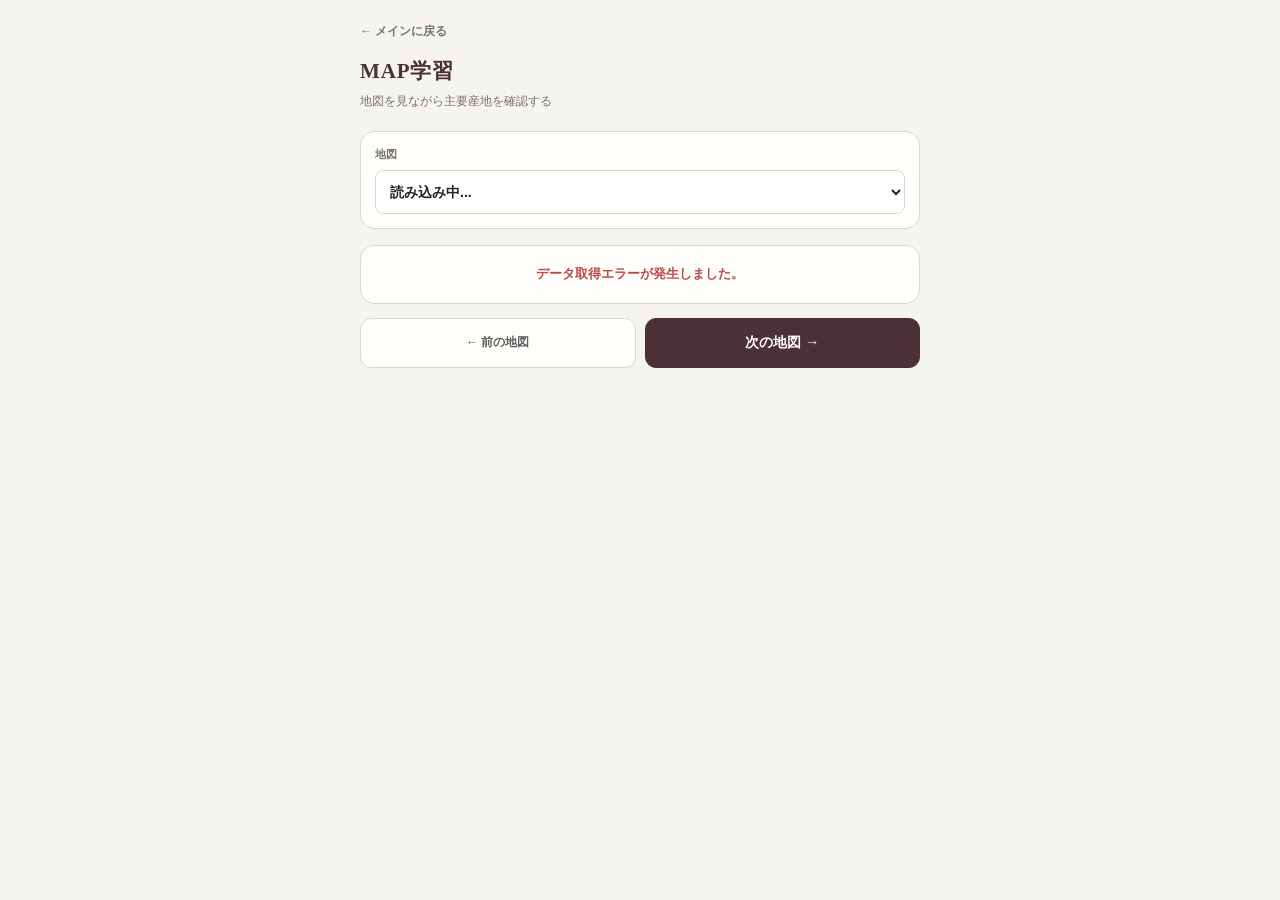
<file: map.html>
<!DOCTYPE html>
<html lang="ja">

<head>
  <meta charset="UTF-8">
  <meta
    name="viewport"
    content="width=device-width, initial-scale=1.0, viewport-fit=cover"
  >

  <title>MAP学習 | SOMMELIER MASTER</title>

  <link rel="stylesheet" href="style.css">

  <style>
    .map-header {
      margin-bottom: 20px;
    }

    .map-back {
      display: inline-block;
      margin-bottom: 14px;
      color: var(--muted);
      font-size: 12px;
      font-weight: 700;
      text-decoration: none;
    }

    .map-title {
      margin: 0;
      color: var(--primary);
      font-family: Georgia, "Times New Roman", "Yu Mincho", serif;
      font-size: 21px;
      font-weight: 700;
      letter-spacing: .04em;
    }

    .map-subtitle {
      margin: 5px 0 0;
      color: var(--muted);
      font-size: 12px;
    }

    .map-select-box {
      margin-bottom: 16px;
      padding: 14px;
      border: 1px solid var(--line);
      border-radius: var(--radius-card);
      background: var(--surface);
    }

    .map-select-box label {
      display: block;
      margin-bottom: 7px;
      color: var(--muted);
      font-size: 11px;
      font-weight: 700;
    }

    .map-select-box select {
      width: 100%;
      min-height: 44px;
      padding: 8px 10px;
      border: 1px solid var(--line);
      border-radius: 8px;
      background: #fff;
      color: var(--text);
      font-size: 14px;
      font-weight: 700;
    }

    .map-card {
      overflow: hidden;
      border: 1px solid var(--line);
      border-radius: var(--radius-card);
      background: var(--surface);
    }

    .map-card-head {
      padding: 14px 15px 12px;
      border-bottom: 1px solid var(--line);
    }

    .map-name {
      margin: 0;
      color: var(--primary);
      font-size: 17px;
      font-weight: 800;
      line-height: 1.5;
    }

    .map-region {
      margin: 4px 0 0;
      color: var(--muted);
      font-size: 11px;
      font-weight: 700;
    }

    .map-image-wrap {
      padding: 10px;
      background: #fff;
      text-align: center;
    }

    .map-image-link {
      display: block;
      text-decoration: none;
    }

    .map-image {
      display: block;
      width: 100%;
      height: auto;
      max-height: 72vh;
      object-fit: contain;
      margin: 0 auto;
      border-radius: 6px;
    }

    .map-image-hint {
      margin: 8px 0 0;
      color: var(--muted);
      font-size: 10px;
      line-height: 1.5;
    }

    .map-note {
      display: none;
      padding: 12px 15px;
      border-top: 1px solid var(--line);
      color: var(--text);
      font-size: 12px;
      line-height: 1.7;
    }

    .map-note.is-visible {
      display: block;
    }

    .map-actions {
      display: grid;
      grid-template-columns: 1fr 1fr;
      gap: 9px;
      margin-top: 14px;
    }

    .map-status {
      margin-top: 9px;
      color: var(--muted);
      font-size: 10px;
      font-weight: 700;
      text-align: center;
    }

    .map-error {
      padding: 18px 14px;
      color: var(--danger);
      font-size: 13px;
      font-weight: 700;
      line-height: 1.6;
      text-align: center;
    }

    @media (max-width: 380px) {
      .map-actions {
        grid-template-columns: 1fr;
      }

      .map-image-wrap {
        padding: 6px;
      }
    }
  </style>
</head>

<body>

  <div class="container">

    <div class="map-header">

      <a
        href="index.html"
        class="map-back">
        ← メインに戻る
      </a>

      <h1 class="map-title">
        MAP学習
      </h1>

      <p class="map-subtitle">
        地図を見ながら主要産地を確認する
      </p>

    </div>


    <div class="map-select-box">

      <label for="map-select">
        地図
      </label>

      <select id="map-select">
        <option>読み込み中...</option>
      </select>

    </div>


    <div
      id="map-card"
      class="map-card">

      <div class="map-card-head">

        <h2
          id="map-name"
          class="map-name">
        </h2>

        <p
          id="map-region"
          class="map-region">
        </p>

      </div>


      <div class="map-image-wrap">

        <a
          id="map-image-link"
          class="map-image-link"
          href="#"
          target="_blank"
          rel="noopener">

          <img
            id="map-image"
            class="map-image"
            src=""
            alt="">
        </a>

        <p class="map-image-hint">
          画像をクリックすると画像だけで大きく表示できます。
        </p>

      </div>


      <div
        id="map-note"
        class="map-note">
      </div>

    </div>


    <div class="map-actions">

      <button
        id="btn-prev"
        type="button"
        class="btn btn-glass">
        ← 前の地図
      </button>

      <button
        id="btn-next"
        type="button"
        class="btn btn-action">
        次の地図 →
      </button>

    </div>

    <div
      id="map-status"
      class="map-status">
    </div>

  </div>


<script>
    const GAS_API_URL =
      "https://script.google.com/macros/s/AKfycbyJ3xJCkhakLUI_8mCsA6MPVrMXKTKuxIMSctkaJpnOmKFJ_ogq4hycm-3rtCcPMDBEKw/exec";

    let maps = [];
    let currentIndex = 0;

    const mapSelect = document.getElementById("map-select");
    const mapCard = document.getElementById("map-card");
    const mapName = document.getElementById("map-name");
    const mapRegion = document.getElementById("map-region");
    const mapImage = document.getElementById("map-image");
    const mapImageLink = document.getElementById("map-image-link");
    const mapNote = document.getElementById("map-note");
    const mapStatus = document.getElementById("map-status");
    const prevButton = document.getElementById("btn-prev");
    const nextButton = document.getElementById("btn-next");

async function init() {
  try {
    const cached = localStorage.getItem('sommelier_quiz_data');
    let rows = [];

    if (cached) {
      const allData = JSON.parse(cached);
      rows = allData["白地図学習"] || [];
    }

    if (rows.length === 0) {
      const response = await fetch(GAS_API_URL);
      if (!response.ok) throw new Error("データ取得失敗");
      const allData = await response.json();
      rows = allData["白地図学習"] || [];
    }

    maps = rows
      .map((row, index) => ({
        id: String(row.id || index + 1).trim(),
        region: String(row.q || "").trim(),
        title: String(row.a || "").trim(),
        note: String(row.note || "").trim(),
        img: String(row.img || "").trim()
      }))
      .filter(map => map.img !== "");

    // 全白地図画像の事前読み込み（ブラウザキャッシュへの保存）
    maps.forEach(map => {
      if (map.img) {
        const imgPreload = new Image();
        imgPreload.src = map.img;
      }
    });

    if (maps.length === 0) {
      if (mapCard) mapCard.innerHTML = "<div class='map-error'>登録されているMAPデータがありません。</div>";
      return;
    }

    renderSelect();
    setupEventListeners();
    loadMap(0);
  } catch (error) {
    console.error(error);
    if (mapCard) mapCard.innerHTML = "<div class='map-error'>データ取得エラーが発生しました。</div>";
  }
}

function setupEventListeners() {
  mapSelect.onchange = (e) => {
    const index = maps.findIndex(m => String(m.id) === String(e.target.value));
    if (index !== -1) loadMap(index);
  };

  prevButton.onclick = () => {
    if (currentIndex > 0) loadMap(currentIndex - 1);
  };

  nextButton.onclick = () => {
    if (currentIndex < maps.length - 1) loadMap(currentIndex + 1);
  };
}

function renderSelect() {
  mapSelect.innerHTML = "";
  const fragment = document.createDocumentFragment();

  maps.forEach(map => {
    const option = document.createElement("option");
    option.value = map.id;
    option.textContent = map.region;
    fragment.appendChild(option);
  });

  mapSelect.appendChild(fragment);
}

function loadMap(index) {
  currentIndex = index;
  const map = maps[currentIndex];
  if (!map) return;

  mapSelect.value = map.id;
  mapName.textContent = map.title;
  mapRegion.textContent = map.region;
  mapImage.src = map.img;
  mapImage.alt = map.title;
  mapImageLink.href = map.img;

  if (map.note) {
    mapNote.textContent = map.note;
    mapNote.classList.add("is-visible");
  } else {
    mapNote.textContent = "";
    mapNote.classList.remove("is-visible");
  }

  prevButton.disabled = currentIndex === 0;
  nextButton.disabled = currentIndex === maps.length - 1;
  mapStatus.textContent = `${currentIndex + 1} / ${maps.length}`;
}

init();
</script>

</body>
</html>
</file>
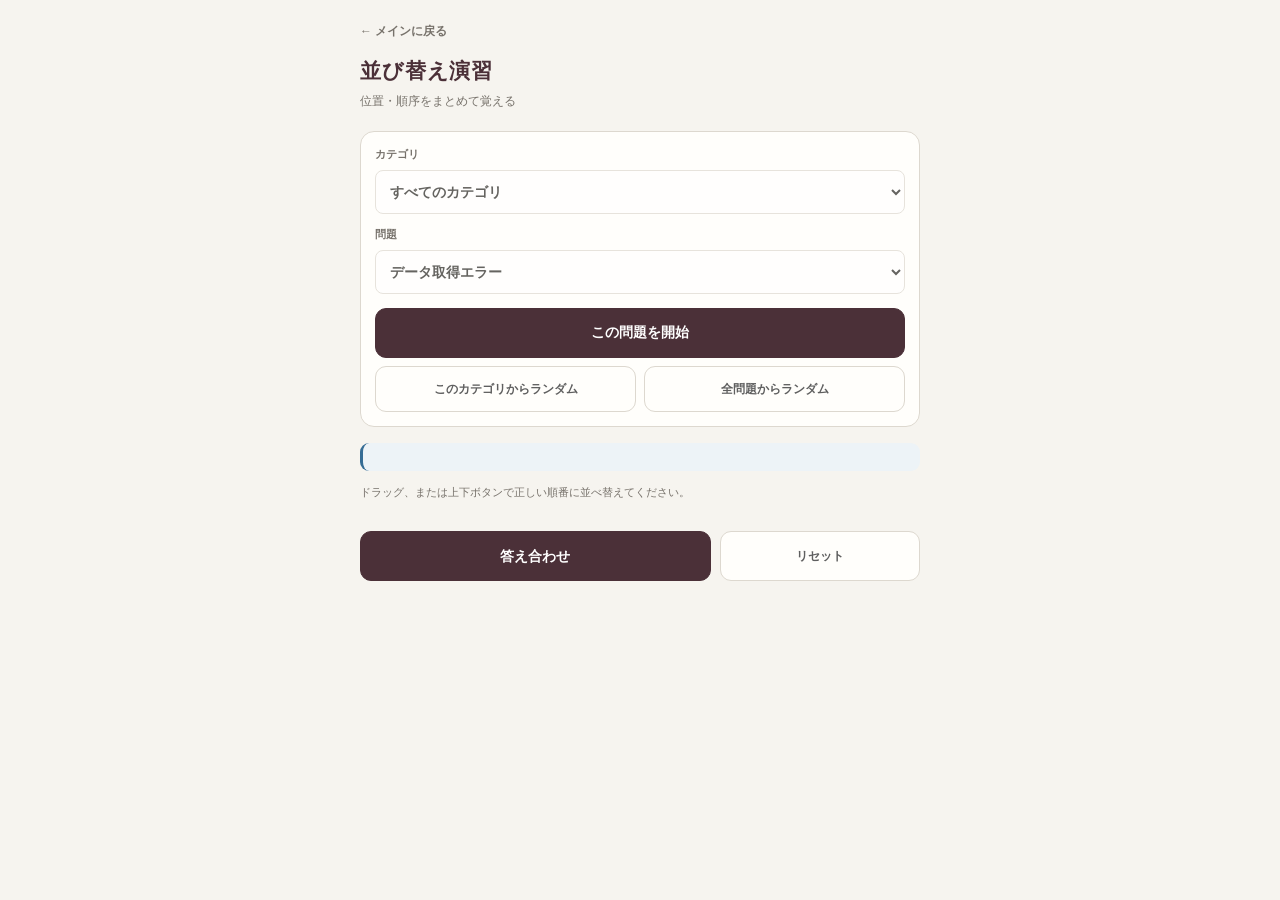
<file: order.html>
<!DOCTYPE html>
<html lang="ja">

<head>
  <meta charset="UTF-8">

  <meta
    name="viewport"
    content="width=device-width, initial-scale=1.0, viewport-fit=cover"
  >

  <title>並び替え演習 | SOMMELIER MASTER</title>

  <link rel="stylesheet" href="style.css">


  <style>

    .order-header {
      margin-bottom: 20px;
    }


    .order-back {
      display: inline-block;
      margin-bottom: 14px;
      color: var(--muted);
      font-size: 12px;
      font-weight: 700;
      text-decoration: none;
    }


    .order-title {
      margin: 0;
      color: var(--primary);
      font-family: Georgia, "Times New Roman", "Yu Mincho", serif;
      font-size: 21px;
      font-weight: 700;
      letter-spacing: .04em;
    }


    .order-subtitle {
      margin: 5px 0 0;
      color: var(--muted);
      font-size: 12px;
    }


    .order-select-box {
      margin-bottom: 16px;
      padding: 14px;
      border: 1px solid var(--line);
      border-radius: var(--radius-card);
      background: var(--surface);
    }


    .order-select-box label {
      display: block;
      margin-bottom: 7px;
      color: var(--muted);
      font-size: 11px;
      font-weight: 700;
    }


    .order-select-box select {
      width: 100%;
      min-height: 44px;
      padding: 8px 10px;
      border: 1px solid var(--line);
      border-radius: 8px;
      background: #fff;
      color: var(--text);
      font-size: 14px;
      font-weight: 700;
    }

    .order-select-box .select-group + .select-group {
      margin-top: 12px;
    }

    .order-start-actions {
      display: grid;
      gap: 8px;
      margin-top: 14px;
    }

    .order-random-actions {
      display: grid;
      grid-template-columns: 1fr 1fr;
      gap: 8px;
    }

    @media (max-width: 420px) {
      .order-random-actions {
        grid-template-columns: 1fr;
      }
    }


    .order-question {
      margin-bottom: 13px;
      padding: 14px 15px;
      border-left: 3px solid var(--memory);
      border-radius: 9px;
      background: var(--memory-soft);
      color: var(--text);
      font-size: 15px;
      font-weight: 800;
      line-height: 1.6;
    }


    .order-guide {
      margin: 0 0 12px;
      color: var(--muted);
      font-size: 11px;
      line-height: 1.6;
    }


    .order-list {
      display: grid;
      gap: 8px;
    }


    .order-item {
      display: grid;
      grid-template-columns: 30px 1fr auto;
      align-items: center;
      gap: 8px;

      min-height: 56px;
      padding: 8px 9px;

      border: 1px solid var(--line);
      border-radius: 10px;

      background: var(--surface);

      cursor: grab;
    }


    .order-item:active {
      cursor: grabbing;
    }


    .order-item.dragging {
      opacity: .45;
    }


    .order-item.correct {
      border-color: #CFE2D6;
      background: var(--success-soft);
    }


    .order-item.wrong {
      border-color: #EACDCD;
      background: var(--danger-soft);
    }


    .order-position {
      color: var(--memory);
      font-size: 15px;
      font-weight: 800;
      text-align: center;
    }


    .order-name {
      min-width: 0;
      color: var(--text);
      font-size: 13px;
      font-weight: 750;
      line-height: 1.45;
    }


    .order-move-buttons {
      display: flex;
      gap: 4px;
    }


    .order-move-btn {
      width: 36px;
      height: 36px;
      padding: 0;

      border: 1px solid var(--line);
      border-radius: 8px;

      background: var(--surface-soft);
      color: var(--text);

      font-size: 15px;
      font-weight: 800;

      cursor: pointer;
    }


    .order-move-btn:disabled {
      opacity: .3;
      cursor: default;
    }


    .order-result-text {
      grid-column: 2 / -1;
      margin-top: 2px;
      font-size: 10px;
      font-weight: 700;
    }


    .order-item.correct .order-result-text {
      color: var(--success);
    }


    .order-item.wrong .order-result-text {
      color: var(--danger);
    }


    .order-actions {
      display: grid;
      grid-template-columns: 1.4fr .8fr;
      gap: 9px;
      margin-top: 18px;
    }


    .order-summary {
      margin-top: 24px;
    }


    .order-score {
      margin-bottom: 14px;
      padding: 15px;

      border: 1px solid var(--line);
      border-radius: 10px;

      background: var(--surface);

      text-align: center;
    }


    .order-score-main {
      display: block;
      color: var(--text);
      font-size: 21px;
      font-weight: 800;
    }


    .order-score-sub {
      display: block;
      margin-top: 2px;
      color: var(--muted);
      font-size: 11px;
    }


    .complete-title {
      margin: 25px 0 10px;
      color: var(--primary);
      font-size: 16px;
      font-weight: 800;
    }


    .complete-order {
      overflow: hidden;
      border: 1px solid var(--line);
      border-radius: 10px;
      background: var(--surface);
    }


    .complete-row {
      display: grid;
      grid-template-columns: 38px 1fr;
      gap: 8px;
      align-items: center;

      min-height: 45px;
      padding: 8px 12px;

      border-bottom: 1px solid var(--line);
    }


    .complete-row:last-child {
      border-bottom: 0;
    }


    .complete-number {
      color: var(--memory);
      font-size: 14px;
      font-weight: 800;
    }


    .complete-name {
      color: var(--text);
      font-size: 12px;
      font-weight: 650;
      line-height: 1.5;
    }


    @media (max-width: 380px) {

      .order-item {
        grid-template-columns: 27px 1fr auto;
        padding-left: 7px;
        padding-right: 7px;
      }


      .order-move-btn {
        width: 33px;
        height: 36px;
      }


      .order-name {
        font-size: 12px;
      }

    }

  </style>

</head>


<body>

  <div class="container">


    <div class="order-header">

      <a
        href="index.html"
        class="order-back">
        ← メインに戻る
      </a>


      <h1 class="order-title">
        並び替え演習
      </h1>


      <p class="order-subtitle">
        位置・順序をまとめて覚える
      </p>

    </div>



    <div class="order-select-box">

      <div class="select-group">
        <label for="order-category-select">
          カテゴリ
        </label>
        <select id="order-category-select">
          <option value="">すべてのカテゴリ</option>
        </select>
      </div>

      <div class="select-group">
        <label for="order-set-select">
          問題
        </label>
        <select id="order-set-select"></select>
      </div>

      <div class="order-start-actions">
        <button
          id="btn-start-selected"
          type="button"
          class="btn btn-action">
          この問題を開始
        </button>

        <div class="order-random-actions">
          <button
            id="btn-random-category"
            type="button"
            class="btn btn-glass">
            このカテゴリからランダム
          </button>

          <button
            id="btn-random-all"
            type="button"
            class="btn btn-glass">
            全問題からランダム
          </button>
        </div>
      </div>

    </div>



    <div
      id="order-question"
      class="order-question">
    </div>



    <p class="order-guide">
      ドラッグ、または上下ボタンで正しい順番に並べ替えてください。
    </p>



    <div
      id="order-list"
      class="order-list">
    </div>



    <div class="order-actions">

      <button
        id="btn-check"
        type="button"
        class="btn btn-action">
        答え合わせ
      </button>


      <button
        id="btn-reset"
        type="button"
        class="btn btn-glass">
        リセット
      </button>

    </div>



    <div
      id="order-summary"
      class="order-summary hidden">


      <div class="order-score">

        <span
          id="order-score-main"
          class="order-score-main">
        </span>

        <span class="order-score-sub">
          正しい位置
        </span>

      </div>



      <div class="complete-title">
        正しい並び
      </div>


      <div
        id="complete-order"
        class="complete-order">
      </div>

    </div>


  </div>

<script src="study-tracking.js"></script>

  <script>
    const GAS_API_URL =
      "https://script.google.com/macros/s/AKfycbyJ3xJCkhakLUI_8mCsA6MPVrMXKTKuxIMSctkaJpnOmKFJ_ogq4hycm-3rtCcPMDBEKw/exec";

    let orderSets = [];
    let currentSet = null;
    let currentItems = [];
    let checked = false;
    let draggedIndex = null;

    const categorySelect = document.getElementById("order-category-select");
    const setSelect = document.getElementById("order-set-select");
    const questionElement = document.getElementById("order-question");
    const orderList = document.getElementById("order-list");
    const summary = document.getElementById("order-summary");
    const scoreMain = document.getElementById("order-score-main");
    const completeOrder = document.getElementById("complete-order");

    async function init() {
      try {
        categorySelect.disabled = true;
        setSelect.innerHTML = "<option>読み込み中...</option>";
        setSelect.disabled = true;

        let rows = [];
        const cached = localStorage.getItem('sommelier_quiz_data');
        
        // 1. まずlocalStorage（キャッシュ）から読み込む
        if (cached) {
          const allData = JSON.parse(cached);
          rows = allData["並び替え問題"] || [];
        }

        // 2. キャッシュがない場合のみGASへ通信
        if (rows.length === 0) {
          const response = await fetch(GAS_API_URL);
          if (!response.ok) throw new Error("データ取得失敗");
          const allData = await response.json();
          rows = allData["並び替え問題"] || [];
        }

        if (rows.length === 0) {
          setSelect.innerHTML = "<option>問題が登録されていません</option>";
          return;
        }

        createOrderSets(rows);
        renderCategorySelect();
        updateProblemSelect();

        categorySelect.disabled = false;
        setSelect.disabled = false;

        if (orderSets.length > 0) {
          setSelect.value = orderSets[0].id;
          loadSet(orderSets[0].id);
        }

      } catch (error) {
        console.error(error);
        setSelect.innerHTML = "<option>データ取得エラー</option>";
        alert("並び替え問題の読み込みに失敗しました。");
      }

      categorySelect.addEventListener("change", updateProblemSelect);
      document.getElementById("btn-start-selected").addEventListener("click", startSelectedOrder);
      document.getElementById("btn-random-category").addEventListener("click", startRandomCategoryOrder);
      document.getElementById("btn-random-all").addEventListener("click", startRandomAllOrder);
      document.getElementById("btn-check").addEventListener("click", checkAnswers);
      document.getElementById("btn-reset").addEventListener("click", resetQuiz);
    }

    // ===============================
    // スプレッドシート → 問題セット化
    // 同じIDの行を1問としてまとめる
    // ===============================

    function createOrderSets(rows) {
      const setMap = {};

      rows.forEach(row => {
        const id = String(row.id || "").trim();
        const category = String(row.category || "").trim();
        const theme = String(row.theme || "").trim();
        const question = String(row.q || "").trim();
        const item = String(row.item || "").trim();
        const order = Number(row.order);

        if (!id || !category || !theme || !question || !item || !Number.isFinite(order)) {
          return;
        }

        if (!setMap[id]) {
          setMap[id] = {
            id: id,
            category: category,
            title: theme,
            question: question,
            items: []
          };
        }

        setMap[id].items.push({
          name: item,
          order: order,
          note: row.note || ""
        });
      });

      orderSets = Object.values(setMap);
    }

    function renderCategorySelect() {
      const categories = [...new Set(orderSets.map(set => set.category).filter(Boolean))];

      categorySelect.innerHTML = '<option value="">すべてのカテゴリ</option>';

      categories.forEach(category => {
        const option = document.createElement("option");
        option.value = category;
        option.textContent = category;
        categorySelect.appendChild(option);
      });
    }

    function updateProblemSelect() {
      const category = categorySelect.value;
      const filteredSets = category
        ? orderSets.filter(set => set.category === category)
        : orderSets;

      setSelect.innerHTML = "";

      filteredSets.forEach(set => {
        const option = document.createElement("option");
        option.value = set.id;
        option.textContent = set.title;
        setSelect.appendChild(option);
      });

      setSelect.disabled = filteredSets.length === 0;
    }

    function startSelectedOrder() {
      if (!setSelect.value) return;
      loadSet(setSelect.value);
    }

    function startRandomCategoryOrder() {
      const category = categorySelect.value;
      const candidates = category
        ? orderSets.filter(set => set.category === category)
        : orderSets;

      if (candidates.length === 0) return;

      const set = candidates[Math.floor(Math.random() * candidates.length)];
      setSelect.value = set.id;
      loadSet(set.id);
    }

    function startRandomAllOrder() {
      if (orderSets.length === 0) return;

      const set = orderSets[Math.floor(Math.random() * orderSets.length)];
      categorySelect.value = set.category;
      updateProblemSelect();
      setSelect.value = set.id;
      loadSet(set.id);
    }

    function loadSet(setId) {
      currentSet = orderSets.find(set => set.id === setId);
      if (!currentSet) return;

      checked = false;
      summary.classList.add("hidden");
      questionElement.textContent = currentSet.question;
      currentItems = shuffleArray(currentSet.items);
      renderOrder();
    }

    function shuffleArray(array) {
      const copied = [...array];
      for (let i = copied.length - 1; i > 0; i--) {
        const j = Math.floor(Math.random() * (i + 1));
        [copied[i], copied[j]] = [copied[j], copied[i]];
      }
      return copied;
    }

    function renderOrder() {
      orderList.innerHTML = "";
      const fragment = document.createDocumentFragment();

      currentItems.forEach((item, index) => {
        const row = document.createElement("div");
        row.className = "order-item";
        row.draggable = !checked;
        row.dataset.index = index;

        if (checked) {
          row.classList.add(item.order === index + 1 ? "correct" : "wrong");
        }

        const number = document.createElement("div");
        number.className = "order-position";
        number.textContent = index + 1;

        const name = document.createElement("div");
        name.className = "order-name";
        name.textContent = item.name;

        const controls = document.createElement("div");
        controls.className = "order-move-buttons";

        const up = document.createElement("button");
        up.type = "button";
        up.className = "order-move-btn";
        up.textContent = "↑";
        up.disabled = checked || index === 0;
        up.addEventListener("click", () => moveItem(index, index - 1));

        const down = document.createElement("button");
        down.type = "button";
        down.className = "order-move-btn";
        down.textContent = "↓";
        down.disabled = checked || index === currentItems.length - 1;
        down.addEventListener("click", () => moveItem(index, index + 1));

        controls.appendChild(up);
        controls.appendChild(down);

        row.appendChild(number);
        row.appendChild(name);
        row.appendChild(controls);

        if (checked) {
          const result = document.createElement("div");
          result.className = "order-result-text";
          result.textContent = item.order === index + 1 
            ? "○ 正しい位置" 
            : `× 正解位置：${item.order}番`;
          row.appendChild(result);
        }

        if (!checked) {
          row.addEventListener("dragstart", handleDragStart);
          row.addEventListener("dragover", handleDragOver);
          row.addEventListener("drop", handleDrop);
          row.addEventListener("dragend", handleDragEnd);

          // ▼ スマホ用タッチイベントの追加
          row.addEventListener("touchstart", handleTouchStart, { passive: false });
          row.addEventListener("touchmove", handleTouchMove, { passive: false });
          row.addEventListener("touchend", handleTouchEnd);
        }

        fragment.appendChild(row);
      });

      orderList.appendChild(fragment);
    }

    // ▼ スマホ用タッチ操作を処理する新設関数群
    function handleTouchStart(event) {
      if (checked || event.target.closest('.order-move-btn')) return;
      draggedIndex = Number(event.currentTarget.dataset.index);
      event.currentTarget.classList.add("dragging");
      document.body.style.overflow = "hidden"; // 移動中の画面背景スクロールを防ぐ
    }

    function handleTouchMove(event) {
      if (draggedIndex === null) return;
      event.preventDefault(); // デフォルトのページスクロール動作を打ち消す
    }

    function handleTouchEnd(event) {
      if (draggedIndex === null) return;
      event.currentTarget.classList.remove("dragging");
      document.body.style.overflow = ""; // スクロール固定を解除

      const touch = event.changedTouches[0];
      // 指を離した指先座標（X, Y）にある要素を特定
      const elementFromPoint = document.elementFromPoint(touch.clientX, touch.clientY);
      
      if (elementFromPoint) {
        const targetRow = elementFromPoint.closest(".order-item");
        if (targetRow) {
          const targetIndex = Number(targetRow.dataset.index);
          if (draggedIndex !== targetIndex) {
            moveItem(draggedIndex, targetIndex);
          }
        }
      }
      draggedIndex = null;
    }


    function moveItem(fromIndex, toIndex) {
      if (checked || toIndex < 0 || toIndex >= currentItems.length) return;
      const item = currentItems.splice(fromIndex, 1)[0];
      currentItems.splice(toIndex, 0, item);
      renderOrder();
    }

    function handleDragStart(event) {
      draggedIndex = Number(event.currentTarget.dataset.index);
      event.currentTarget.classList.add("dragging");
      event.dataTransfer.effectAllowed = "move";
    }

    function handleDragOver(event) {
      event.preventDefault();
      event.dataTransfer.dropEffect = "move";
    }

    function handleDrop(event) {
      event.preventDefault();
      const targetIndex = Number(event.currentTarget.dataset.index);
      if (draggedIndex === null || draggedIndex === targetIndex) return;
      moveItem(draggedIndex, targetIndex);
      draggedIndex = null;
    }

    function handleDragEnd(event) {
      event.currentTarget.classList.remove("dragging");
      draggedIndex = null;
    }

    function checkAnswers() {
      if (!currentSet || checked) return;

      checked = true;
      StudyTracker.record(currentItems.length);

      let correctCount = 0;
      currentItems.forEach((item, index) => {
        if (item.order === index + 1) {
          correctCount++;
        }
      });

      renderOrder();
      renderCompleteOrder();
      scoreMain.textContent = `${correctCount} / ${currentItems.length}`;
      summary.classList.remove("hidden");
      summary.scrollIntoView({ behavior: "smooth", block: "start" });
    }

    function renderCompleteOrder() {
      completeOrder.innerHTML = "";
      const correctItems = [...currentSet.items].sort((a, b) => a.order - b.order);

      correctItems.forEach(item => {
        const row = document.createElement("div");
        row.className = "complete-row";

        const number = document.createElement("div");
        number.className = "complete-number";
        number.textContent = item.order;

        const name = document.createElement("div");
        name.className = "complete-name";
        name.textContent = item.name;

        row.appendChild(number);
        row.appendChild(name);
        completeOrder.appendChild(row);
      });
    }

    function resetQuiz() {
      if (!currentSet) return;
      checked = false;
      summary.classList.add("hidden");
      currentItems = shuffleArray(currentSet.items);
      renderOrder();
      window.scrollTo({ top: 0, behavior: "smooth" });
    }

    init();
  </script>

</body>

</html>
</file>
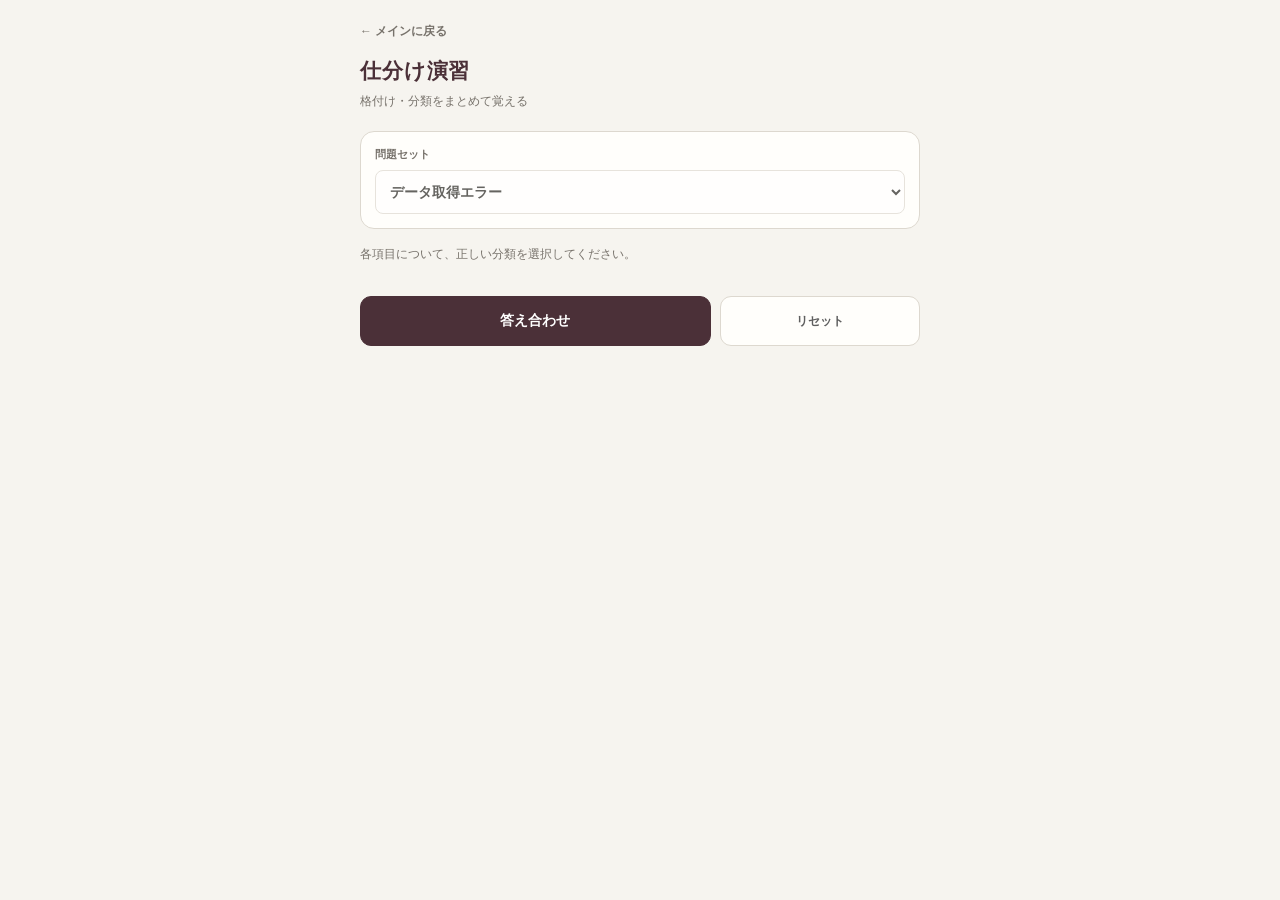
<file: sort.html>
<!DOCTYPE html>
<html lang="ja">

<head>
  <meta charset="UTF-8">
  <meta name="viewport" content="width=device-width, initial-scale=1.0, viewport-fit=cover">

  <title>仕分け演習 | SOMMELIER MASTER</title>

  <link rel="stylesheet" href="style.css">

  <style>
    .sort-header {
      margin-bottom: 20px;
    }

    .sort-back {
      display: inline-block;
      margin-bottom: 14px;
      color: var(--muted);
      font-size: 12px;
      font-weight: 700;
      text-decoration: none;
    }

    .sort-title {
      margin: 0;
      color: var(--primary);
      font-family: Georgia, "Times New Roman", "Yu Mincho", serif;
      font-size: 21px;
      font-weight: 700;
      letter-spacing: .04em;
    }

    .sort-subtitle {
      margin: 5px 0 0;
      color: var(--muted);
      font-size: 12px;
    }

    .sort-select-box {
      margin-bottom: 16px;
      padding: 14px;
      border: 1px solid var(--line);
      border-radius: var(--radius-card);
      background: var(--surface);
    }

    .sort-select-box label {
      display: block;
      margin-bottom: 7px;
      color: var(--muted);
      font-size: 11px;
      font-weight: 700;
    }

    .sort-select-box select {
      width: 100%;
      min-height: 44px;
      padding: 8px 10px;
      border: 1px solid var(--line);
      border-radius: 8px;
      background: #fff;
      color: var(--text);
      font-size: 14px;
      font-weight: 700;
    }

    .sort-guide {
      margin: 0 0 14px;
      color: var(--muted);
      font-size: 12px;
      line-height: 1.6;
    }

    .sort-list {
      display: grid;
      gap: 9px;
    }

    .sort-row {
      padding: 13px;
      border: 1px solid var(--line);
      border-radius: 10px;
      background: var(--surface);
    }

    .sort-row.correct {
      border-color: #CFE2D6;
      background: var(--success-soft);
    }

    .sort-row.wrong {
      border-color: #EACDCD;
      background: var(--danger-soft);
    }

    .sort-name {
      margin-bottom: 10px;
      color: var(--text);
      font-size: 13px;
      font-weight: 750;
      line-height: 1.45;
    }

    .sort-options {
      display: grid;
      grid-template-columns: repeat(5, minmax(0, 1fr));
      gap: 6px;
    }

    .sort-option {
      min-width: 0;
      min-height: 42px;
      padding: 6px 3px;
      border: 1px solid var(--line);
      border-radius: 8px;
      background: var(--surface);
      color: var(--muted);
      font-size: 11px;
      font-weight: 800;
      cursor: pointer;
    }

    .sort-option.selected {
      border-color: var(--memory);
      background: var(--memory-soft);
      color: var(--memory);
    }

    .sort-option:disabled {
      cursor: default;
    }

    .sort-result-text {
      margin-top: 9px;
      font-size: 11px;
      font-weight: 700;
    }

    .sort-row.correct .sort-result-text {
      color: var(--success);
    }

    .sort-row.wrong .sort-result-text {
      color: var(--danger);
    }

    .sort-actions {
      display: grid;
      grid-template-columns: 1.4fr .8fr;
      gap: 9px;
      margin-top: 18px;
    }

    .sort-summary {
      margin-top: 24px;
    }

    .sort-score {
      margin-bottom: 14px;
      padding: 15px;
      border: 1px solid var(--line);
      border-radius: 10px;
      background: var(--surface);
      text-align: center;
    }

    .sort-score-main {
      display: block;
      color: var(--text);
      font-size: 21px;
      font-weight: 800;
    }

    .sort-score-sub {
      display: block;
      margin-top: 2px;
      color: var(--muted);
      font-size: 11px;
    }

    .complete-title {
      margin: 25px 0 10px;
      color: var(--primary);
      font-size: 16px;
      font-weight: 800;
    }

    .complete-group {
      margin-bottom: 10px;
      overflow: hidden;
      border: 1px solid var(--line);
      border-radius: 10px;
      background: var(--surface);
    }

    .complete-group-title {
      padding: 9px 12px;
      border-bottom: 1px solid var(--line);
      background: var(--surface-soft);
      color: var(--primary);
      font-size: 12px;
      font-weight: 800;
    }

    .complete-item {
      padding: 9px 12px;
      border-bottom: 1px solid var(--line);
      color: var(--text);
      font-size: 12px;
      font-weight: 600;
      line-height: 1.5;
    }

    .complete-item:last-child {
      border-bottom: 0;
    }

    @media (max-width: 360px) {
      .sort-row {
        padding: 11px;
      }

      .sort-option {
        font-size: 10px;
      }
    }
  </style>
</head>

<body>

  <div class="container">

    <div class="sort-header">
      <a href="index.html" class="sort-back">← メインに戻る</a>

      <h1 class="sort-title">仕分け演習</h1>

      <p class="sort-subtitle">
        格付け・分類をまとめて覚える
      </p>
    </div>


    <div class="sort-select-box">
      <label for="sort-set-select">問題セット</label>

      <select id="sort-set-select"></select>
    </div>


    <p class="sort-guide">
      各項目について、正しい分類を選択してください。
    </p>


    <div id="sort-list" class="sort-list"></div>


    <div class="sort-actions">

      <button
        id="btn-check"
        type="button"
        class="btn btn-action">
        答え合わせ
      </button>

      <button
        id="btn-reset"
        type="button"
        class="btn btn-glass">
        リセット
      </button>

    </div>


    <div id="sort-summary" class="sort-summary hidden">

      <div class="sort-score">
        <span id="sort-score-main" class="sort-score-main"></span>
        <span class="sort-score-sub">正解</span>
      </div>

      <div class="complete-title">
        正しい仕分け一覧
      </div>

      <div id="complete-list"></div>

    </div>

  </div>

<script src="study-tracking.js"></script>

<script>
  const GAS_API_URL =
    "https://script.google.com/macros/s/AKfycbyJ3xJCkhakLUI_8mCsA6MPVrMXKTKuxIMSctkaJpnOmKFJ_ogq4hycm-3rtCcPMDBEKw/exec";

  let sortSets = [];
  let currentSet = null;
  let answers = {};
  let checked = false;

  const setSelect = document.getElementById("sort-set-select");
  const sortList = document.getElementById("sort-list");
  const summary = document.getElementById("sort-summary");
  const scoreMain = document.getElementById("sort-score-main");
  const completeList = document.getElementById("complete-list");

  async function init() {
    try {
      setSelect.innerHTML = '<option>読み込み中...</option>';
      setSelect.disabled = true;

      let rows = [];
      const cached = localStorage.getItem('sommelier_quiz_data');

      // 1. localStorage（キャッシュ）から優先読み込み
      if (cached) {
        const allData = JSON.parse(cached);
        rows = allData["仕分け問題"] || [];
      }

      // 2. キャッシュがない場合のみGAS通信
      if (rows.length === 0) {
        const response = await fetch(`${GAS_API_URL}?t=${Date.now()}`, { cache: "no-store" });
        if (!response.ok) throw new Error("データ取得失敗");
        const allData = await response.json();
        rows = allData["仕分け問題"] || [];
      }

      if (rows.length === 0) {
        setSelect.innerHTML = '<option>問題が登録されていません</option>';
        return;
      }

      createSortSets(rows);
      renderSetSelect();

      setSelect.disabled = false;

      if (sortSets.length > 0) {
        loadSet(sortSets[0].id);
      }

    } catch (error) {
      console.error(error);
      setSelect.innerHTML = '<option>データ取得エラー</option>';
      alert("仕分け問題の読み込みに失敗しました。");
    }

    setSelect.addEventListener("change", () => loadSet(setSelect.value));
    document.getElementById("btn-check").addEventListener("click", checkAnswers);
    document.getElementById("btn-reset").addEventListener("click", resetQuiz);
  }

  function createSortSets(rows) {
    const themeMap = {};

    rows.forEach(row => {
      const theme = String(row.theme || "").trim();
      const item = String(row.item || "").trim();
      const group = String(row.group || "").trim();

      if (!theme || !item || !group) return;

      if (!themeMap[theme]) {
        themeMap[theme] = {
          id: theme,
          title: theme,
          groups: [],
          items: []
        };
      }

      if (!themeMap[theme].groups.includes(group)) {
        themeMap[theme].groups.push(group);
      }

      themeMap[theme].items.push({
        id: row.id,
        name: item,
        answer: group,
        note: row.note || ""
      });
    });

    sortSets = Object.values(themeMap);
  }

  function renderSetSelect() {
    setSelect.innerHTML = "";
    sortSets.forEach(set => {
      const option = document.createElement("option");
      option.value = set.id;
      option.textContent = set.title;
      setSelect.appendChild(option);
    });
  }

  function loadSet(setId) {
    currentSet = sortSets.find(set => set.id === setId);
    if (!currentSet) return;

    answers = {};
    checked = false;
    summary.classList.add("hidden");
    renderQuestions();
  }

 function renderQuestions() {
    sortList.innerHTML = "";
    const fragment = document.createDocumentFragment();

    currentSet.items.forEach((item, index) => {
      const row = document.createElement("div");
      row.className = "sort-row";

      const selected = answers[index];

      if (checked) {
        row.classList.add(selected === item.answer ? "correct" : "wrong");
      }

      const name = document.createElement("div");
      name.className = "sort-name";
      name.textContent = item.name;
      row.appendChild(name);

      const options = document.createElement("div");
      options.className = "sort-options";

      currentSet.groups.forEach(group => {
        const button = document.createElement("button");
        button.type = "button";
        button.className = "sort-option";
        button.textContent = group;

        if (selected === group) {
          button.classList.add("selected");
        }

        if (checked) {
          button.disabled = true;
        }

        // ★修正: 全体再描画を廃止し、この行のボタン表示だけを即座に変更する
        button.addEventListener("click", () => {
          if (checked) return;
          answers[index] = group;
          
          options.querySelectorAll('.sort-option').forEach(btn => {
            btn.classList.toggle('selected', btn.textContent === group);
          });
        });

        options.appendChild(button);
      });

      row.appendChild(options);

      if (checked) {
        const result = document.createElement("div");
        result.className = "sort-result-text";

        if (selected === item.answer) {
          result.textContent = `○ 正解：${item.answer}`;
        } else {
          result.textContent = `× ${selected || "未回答"} → 正解：${item.answer}`;
        }

        row.appendChild(result);
      }

      fragment.appendChild(row);
    });

    sortList.appendChild(fragment);
  }



  function checkAnswers() {
    if (!currentSet || checked) return;

    checked = true;

    const answeredCount = Object.keys(answers).length;
    StudyTracker.record(answeredCount);

    let correctCount = 0;
    currentSet.items.forEach((item, index) => {
      if (answers[index] === item.answer) {
        correctCount++;
      }
    });

    renderQuestions();
    renderCompleteList();

    scoreMain.textContent = `${correctCount} / ${currentSet.items.length}`;
    summary.classList.remove("hidden");
    summary.scrollIntoView({ behavior: "smooth", block: "start" });
  }

  function renderCompleteList() {
    completeList.innerHTML = "";
    const fragment = document.createDocumentFragment();

    currentSet.groups.forEach(groupName => {
      const group = document.createElement("div");
      group.className = "complete-group";

      const title = document.createElement("div");
      title.className = "complete-group-title";
      title.textContent = groupName;
      group.appendChild(title);

      const items = currentSet.items.filter(item => item.answer === groupName);

      items.forEach(item => {
        const row = document.createElement("div");
        row.className = "complete-item";
        row.textContent = item.name;
        group.appendChild(row);
      });

      fragment.appendChild(group);
    });

    completeList.appendChild(fragment);
  }

  function resetQuiz() {
    if (!currentSet) return;
    answers = {};
    checked = false;
    summary.classList.add("hidden");
    renderQuestions();
    window.scrollTo({ top: 0, behavior: "smooth" });
  }

  init();
</script>

</body>
</html>
</file>
<file: style.css>
:root {
  --bg: #F6F4EF;
  --surface: #FFFEFB;
  --surface-soft: #F0EDE7;
  --text: #25231F;
  --muted: #77726B;
  --line: #DDD8CF;

  /* UI全体は深いワイン色。青は「記憶・学習」の意味に限定 */
  --primary: #4B3038;
  --primary-hover: #3F2830;
  --primary-soft: #F3EEEE;
  --memory: #356C95;
  --memory-soft: #EDF3F7;
  --accent: #B58A48;
  --accent-soft: #F7F1E6;
  --success: #3F7D58;
  --success-soft: #EEF6F1;
  --danger: #B94A48;
  --danger-soft: #FAEFEF;

  --radius-card: 14px;
  --radius-button: 11px;
}

* { box-sizing: border-box; }

html {
  background: var(--bg);
  -webkit-text-size-adjust: 100%;
}

body {
  margin: 0;
  padding: 18px 14px calc(34px + env(safe-area-inset-bottom));
  background: var(--bg);
  color: var(--text);
  font-family: -apple-system, BlinkMacSystemFont, "Hiragino Sans", "Yu Gothic UI", "Yu Gothic", "Segoe UI", sans-serif;
  line-height: 1.55;
  -webkit-font-smoothing: antialiased;
  text-rendering: optimizeLegibility;
}

button,
input,
select { font: inherit; }

button {
  touch-action: manipulation;
  -webkit-tap-highlight-color: transparent;
}

.hidden { display: none !important; }

.container {
  width: min(100%, 560px);
  margin: 0 auto;
}

/* ---------- Header ---------- */
.app-header {
  margin-bottom: 24px;
  padding: 5px 2px 18px;
  border-bottom: 1px solid #D7D0C5;
}

.app-symbol { display: none; }

h1 {
  margin: 0;
  color: var(--primary);
  font-family: Georgia, "Times New Roman", "Yu Mincho", "Hiragino Mincho ProN", serif;
  font-size: clamp(19px, 5vw, 22px);
  font-weight: 700;
  letter-spacing: .09em;
}

.app-subtitle {
  margin: 5px 0 0;
  color: var(--muted);
  font-size: 12px;
  font-weight: 500;
}

h2 {
  margin: 0 0 18px;
  font-size: 20px;
  font-weight: 800;
  letter-spacing: -0.02em;
}

/* ---------- Sections ---------- */
.section-header {
  margin: 25px 2px 10px;
}

.section-title {
  color: #6F685F;
  font-size: 11px;
  font-weight: 700;
  letter-spacing: .04em;
}

/* ---------- Main layout ---------- */
.menu-grid,
.subcat-grid,
.quick-grid,
.tool-grid,
.reset-grid,
.eval-buttons,
.quiz-footer-grid,
.status-box {
  display: grid;
  gap: 9px;
}

/* Main categories stay 2 columns on phones. */
.menu-grid {
  grid-template-columns: repeat(2, minmax(0, 1fr));
  gap: 10px;
}

.subcat-grid { grid-template-columns: repeat(2, minmax(0, 1fr)); }
.quick-grid,
.tool-grid,
.reset-grid,
.eval-buttons,
.quiz-footer-grid { grid-template-columns: repeat(2, minmax(0, 1fr)); }
.status-box { grid-template-columns: repeat(3, minmax(0, 1fr)); }
.btn-full { grid-column: 1 / -1; }

/* ---------- Buttons ---------- */
.btn {
  min-height: 44px;
  border: 1px solid var(--line);
  border-radius: var(--radius-button);
  cursor: pointer;
  font-weight: 700;
  transition: background-color .15s ease, border-color .15s ease, transform .1s ease;
}

.btn:active,
.btn-eval:active { transform: scale(.985); }

.btn:focus-visible,
.btn-eval:focus-visible,
input:focus-visible,
select:focus-visible {
  outline: 3px solid rgba(75, 48, 56, .18);
  outline-offset: 2px;
}

/* ---------- Category cards ---------- */
.btn-card {
  display: flex;
  flex-direction: column;
  min-width: 0;
  min-height: 100px;
  padding: 13px 13px 11px;
  background: var(--surface);
  color: var(--text);
  text-align: left;
  box-shadow: 0 1px 0 rgba(37, 35, 31, .02);
}

.card-header-row {
  display: flex;
  align-items: baseline;
  gap: 7px;
  min-width: 0;
}

.card-num {
  flex: 0 0 auto;
  color: #8B6A37;
  font-size: 10px;
  font-weight: 800;
  letter-spacing: .03em;
}

.btn-card .main-text {
  min-width: 0;
  color: var(--text);
  font-size: 14px;
  font-weight: 800;
  line-height: 1.35;
  letter-spacing: -0.015em;
}

.btn-card .sub-text {
  display: block;
  margin-top: 7px;
  color: var(--muted);
  font-size: 11px;
  font-weight: 500;
  line-height: 1.45;
}

.card-progress {
  width: 100%;
  height: 3px;
  margin-top: auto;
  padding-top: 13px;
  overflow: visible;
  background: transparent;
}

.card-progress::before {
  content: "";
  display: block;
  width: 100%;
  height: 3px;
  border-radius: 99px;
  background: #ECEAE5;
}

.progress-fill {
  position: relative;
  top: -3px;
  height: 3px;
  border-radius: 99px;
  background: var(--memory);
}

.btn-card-special {
  background: var(--surface);
  border-color: #D9C9AD;
}
.card-num-gold { color: var(--accent); }
.text-gold { color: var(--muted) !important; }
.progress-gold { background: var(--accent); }

/* ---------- Quick actions ---------- */
.btn-action {
  min-height: 50px;
  padding: 13px 15px;
  border-color: var(--primary);
  background: var(--primary);
  color: #fff;
  font-size: 14px;
  box-shadow: none;
}

.btn-fav,
.btn-weak,
.btn-glass {
  min-height: 46px;
  padding: 12px 10px;
  background: var(--surface);
  border: 1px solid var(--line);
  font-size: 12px;
  box-shadow: none;
}

.btn-fav {
  color: #7A5D2D;
  border-color: #DDCFB7;
  background: var(--accent-soft);
}

.btn-weak {
  color: var(--danger);
  border-color: #EACDCD;
  background: var(--surface);
}

.btn-glass { color: #5F5F5F; }
.tool-grid { margin-top: 9px; }
.nav-top { width: 100%; margin-top: 22px; }

.btn-danger {
  min-height: 44px;
  padding: 10px;
  color: var(--danger);
  background: var(--surface);
  border: 1px solid #EACDCD;
  font-size: 11px;
}

/* ---------- Subcategory ---------- */
.subcat-header { margin-bottom: 10px; }

.subcat-grid .btn {
  min-height: 60px;
  padding: 13px;
  background: var(--surface);
  color: var(--text);
  text-align: left;
  line-height: 1.4;
  box-shadow: none;
}

/* ---------- Quiz ---------- */
.quiz-top-bar {
  display: flex;
  justify-content: space-between;
  align-items: center;
  gap: 12px;
  margin-bottom: 10px;
}

.badge {
  max-width: 75%;
  overflow: hidden;
  color: var(--memory);
  font-size: 11px;
  font-weight: 800;
  text-overflow: ellipsis;
  white-space: nowrap;
}

.counter {
  flex: 0 0 auto;
  color: var(--muted);
  font-size: 12px;
  font-weight: 600;
}

.quiz-progress-track {
  height: 4px;
  margin-bottom: 18px;
  overflow: hidden;
  border-radius: 99px;
  background: #E8E6E1;
}

.quiz-progress-bar {
  height: 100%;
  background: var(--memory);
}

.quiz-card {
  margin-bottom: 20px;
  padding: 22px 18px 24px;
  border: none;
  border-radius: var(--radius-card);
  background: var(--surface);
  box-shadow: 0 4px 16px rgba(37, 35, 31, 0.04);
}

.q-text {
  margin: 0 0 20px;
  color: var(--text);
  font-size: clamp(17px, 4.6vw, 19px);
  font-weight: 750;
  line-height: 1.75;
  letter-spacing: -0.015em;
}

.img-container {
  margin: 0 0 18px;
  overflow: hidden;
  border-radius: 10px;
  background: var(--surface-soft);
}

.img-container img {
  display: block;
  width: 100%;
  height: auto;
}

.btn-reveal {
  width: 100%;
  margin-top: 10px;
  background: var(--memory);
  color: #fff;
  border: none;
}

.a-text strong,
.note-text strong {
  color: var(--memory);
}

.a-box {
  margin: 18px 0 12px;
  padding: 14px 16px;
  border: none;
  border-left: 4px solid var(--memory);
  border-radius: 8px;
  background: var(--memory-soft);
}

.label {
  color: var(--muted);
  font-size: 10px;
  font-weight: 700;
}

.a-text {
  margin: 4px 0 0;
  color: var(--text);
  font-size: 18px;
  font-weight: 800;
  line-height: 1.55;
}

.note-box {
  margin-bottom: 20px;
  padding: 14px 16px;
  border: none;
  border-radius: 10px;
  background: var(--surface-soft);
}

.note-text {
  margin: 4px 0 0;
  color: #5F5F5F;
  font-size: 13px;
  font-weight: 500;
  line-height: 1.7;
}

.eval-buttons { 
  margin-top: 18px; 
}

.btn-eval {
  min-height: 50px;
  border: none;
  border-radius: var(--radius-button);
  cursor: pointer;
  font-size: 13.5px;
  font-weight: 800;
}

.btn-weak-eval {
  color: var(--danger);
  background: var(--danger-soft);
}

.btn-master-eval {
  color: var(--success);
  background: var(--success-soft);
}

.quiz-footer-grid {
  grid-template-columns: .9fr 1.4fr;
  margin-top: 18px;
}
.btn-main-next { min-height: 48px; }
.btn-fav-small { color: #7A5D2D; }

.answer-animate { animation: answer-in .16s ease-out both; }

@keyframes answer-in {
  from { opacity: 0; transform: translateY(3px); }
  to { opacity: 1; transform: none; }
}

/* ---------- Search ---------- */
#search-input {
  width: 100%;
  min-height: 48px;
  margin-bottom: 14px;
  padding: 12px 14px;
  border: 1px solid var(--line);
  border-radius: var(--radius-button);
  background: var(--surface);
  color: var(--text);
  font-size: 16px;
  outline: none;
}

#search-input:focus { border-color: var(--primary); }
.search-list > * { border-bottom: 1px solid var(--line); }

/* ---------- Settings ---------- */
.setting-card {
  margin-bottom: 14px;
  padding: 0 15px;
  border: 1px solid var(--line);
  border-radius: var(--radius-card);
  background: var(--surface);
}

.setting-item {
  display: flex;
  justify-content: space-between;
  align-items: center;
  gap: 12px;
  min-height: 60px;
  border-bottom: 1px solid var(--line);
  font-size: 13px;
  font-weight: 650;
}

.setting-item:last-child { border-bottom: 0; }

.setting-item select {
  max-width: 60%;
  min-height: 40px;
  padding: 7px 9px;
  border: 1px solid var(--line);
  border-radius: 8px;
  background: #fff;
  color: var(--text);
  font-size: 13px;
  font-weight: 600;
}

.btn-sync { margin-top: 10px; }

.status-box { margin: 18px 0; }

.stat-pill {
  min-width: 0;
  padding: 12px 5px;
  border: 1px solid var(--line);
  border-radius: 10px;
  background: var(--surface);
  text-align: center;
}

.stat-pill span { display: block; }
.stat-pill span:first-child { font-size: 19px; font-weight: 800; }
.stat-pill span:last-child { margin-top: 2px; color: var(--muted); font-size: 10px; font-weight: 600; }
.stat-green span:first-child { color: var(--success); }
.stat-red span:first-child { color: var(--danger); }

/* ---------- Responsive ---------- */
@media (hover: hover) {
  .btn-card:hover,
  .btn-glass:hover,
  .subcat-grid .btn:hover {
    border-color: #C9C1B6;
    background: #FFFEFB;
  }

  .btn-action:hover { background: var(--primary-hover); border-color: var(--primary-hover); }
}

@media (max-width: 380px) {
  body { padding-left: 11px; padding-right: 11px; }
  .menu-grid { gap: 8px; }
  .btn-card { min-height: 122px; padding: 12px 11px 10px; }
  .btn-card .main-text { font-size: 13.5px; }
  .btn-card .sub-text { font-size: 10.5px; }
  .quick-grid, .tool-grid { gap: 8px; }
}

@media (max-width: 430px) {
  .setting-item {
    align-items: stretch;
    flex-direction: column;
    gap: 7px;
    padding: 11px 0;
  }

  .setting-item select {
    width: 100%;
    max-width: none;
    min-height: 44px;
  }
}

@media (max-width: 330px) {
  body { padding-left: 8px; padding-right: 8px; }
  .btn-card { padding-left: 9px; padding-right: 9px; }
  .card-header-row { gap: 5px; }
  .btn-card .main-text { font-size: 13px; }
  .btn-card .sub-text { font-size: 10px; }
}

/* ---------- White Map ---------- */
.map-choice-group {
  display: grid;
  grid-template-columns: repeat(5, minmax(0, 1fr));
  gap: 8px;
  margin: 16px 0 8px;
}

.map-choice-btn {
  min-height: 48px;
  border: 1px solid var(--line);
  border-radius: var(--radius-button);
  background: var(--surface);
  color: var(--text);
  font-size: 17px;
  font-weight: 800;
  cursor: pointer;
}

.map-choice-btn.correct {
  color: var(--success);
  background: var(--success-soft);
  border-color: #CFE2D6;
}

.map-choice-btn.wrong {
  color: var(--danger);
  background: var(--danger-soft);
  border-color: #EACDCD;
}

.map-choice-btn:disabled { cursor: default; }

.map-feedback {
  margin-top: 14px;
  padding: 13px 14px;
  border: 1px solid var(--line);
  border-radius: 10px;
  background: var(--surface-soft);
}

.map-feedback-title { font-size: 15px; font-weight: 800; }

.map-feedback-note {
  margin-top: 5px;
  color: var(--muted);
  font-size: 12px;
  line-height: 1.6;
}

.map-result-list {
  display: grid;
  gap: 7px;
  margin-top: 15px;
}

.map-result-row {
  display: grid;
  grid-template-columns: 42px 1fr 24px;
  align-items: center;
  gap: 8px;
  min-height: 44px;
  padding: 8px 10px;
  border-bottom: 1px solid var(--line);
}

.map-result-number {
  color: var(--memory);
  font-size: 17px;
  font-weight: 800;
}

.map-result-name { font-size: 13px; font-weight: 650; }
.map-result-row.is-wrong { background: var(--danger-soft); }
.map-result-mark { text-align: center; font-weight: 800; }
.map-result-row.is-wrong .map-result-mark { color: var(--danger); }
.map-result-row.is-correct .map-result-mark { color: var(--success); }

@media (max-width: 380px) {
  .map-choice-group { grid-template-columns: repeat(4, minmax(0, 1fr)); }
}

/* ---------- Study Status ---------- */
.study-status {
  margin-top: 18px;
  padding: 14px 15px;
  border: 1px solid var(--line);
  border-radius: var(--radius-card);
  background: var(--surface);
  text-align: left;
}

.study-today {
  display: flex;
  align-items: baseline;
  gap: 4px;
  color: var(--text);
  font-size: 12px;
  font-weight: 700;
}

.study-today strong {
  color: var(--primary);
  font-size: 18px;
  font-weight: 800;
}

.study-progress-track {
  overflow: hidden;
  width: 100%;
  height: 7px;
  margin-top: 9px;
  border-radius: 999px;
  background: var(--surface-soft);
}

.study-progress-fill {
  width: 0%;
  height: 100%;
  border-radius: 999px;
  background: var(--accent);
  transition: width .35s ease;
}

.study-streak {
  display: flex;
  justify-content: space-between;
  align-items: center;
  gap: 12px;
  margin-top: 10px;
  color: var(--muted);
  font-size: 11px;
  font-weight: 700;
}

.study-streak strong { color: var(--primary); font-size: 14px; }

@media (max-width: 380px) {
  .study-status { padding: 12px 13px; }
  .study-streak { gap: 6px; font-size: 10px; }
}

/* ---------- Main AI Card ---------- */
.main-ai-card {
  margin-bottom: 20px;
  padding: 20px 16px;
  border: 2px solid var(--primary);
  border-radius: var(--radius-card);
  background: var(--surface);
  text-align: center;
  box-shadow: 0 4px 12px rgba(75, 48, 56, 0.08);
}

.ai-card-subtitle {
  font-size: 11px;
  font-weight: 800;
  color: var(--accent);
  letter-spacing: 0.08em;
  display: block;
  margin-bottom: 4px;
}

.ai-card-title {
  margin: 0 0 10px;
  font-size: 20px;
  color: var(--primary);
  font-weight: 800;
}

.ai-card-desc {
  margin: 0 0 16px;
  font-size: 12px;
  color: var(--muted);
}

.btn-srs-hero {
  min-height: 52px;
  font-size: 16px;
  font-weight: 700;
  background: var(--primary);
  color: #fff;
  border: none;
}

.btn-srs-hero:disabled {
  background: var(--surface-soft);
  color: var(--muted);
  border: 1px solid var(--line);
  cursor: default;
}

.srs-badge {
  display: inline-block;
  padding: 2px 7px;
  border-radius: 6px;
  font-size: 11px;
  font-weight: 800;
  background: var(--surface-soft);
  color: var(--muted);
  margin-left: 6px;
}

.srs-badge.lvl-1,
.srs-badge.lvl-2,
.srs-badge.lvl-3 {
  background: var(--success-soft);
  color: var(--success);
}

.srs-badge.lvl-4 {
  background: var(--accent-soft);
  color: #8B6A37;
  border: 1px solid var(--accent);
}

/* ---------- Modals ---------- */
.modal-backdrop {
  position: fixed;
  top: 0;
  left: 0;
  width: 100vw;
  height: 100vh;
  background: rgba(37, 35, 31, 0.45);
  backdrop-filter: blur(2px);
  display: flex;
  align-items: center;
  justify-content: center;
  z-index: 1000;
}

.modal-card {
  background: var(--surface);
  width: 88%;
  max-width: 340px;
  padding: 24px 20px;
  border: 1px solid var(--line);
  border-radius: var(--radius-card);
  box-shadow: 0 8px 30px rgba(37, 35, 31, 0.15);
}

.modal-title {
  margin: 0 0 20px;
  color: var(--primary);
  font-size: 16px;
  font-weight: 800;
  text-align: center;
}

.modal-card .setting-item {
  display: flex !important;
  flex-direction: row !important;
  justify-content: space-between;
  align-items: center;
  min-height: 48px;
  padding: 8px 0;
  border-bottom: 1px solid var(--surface-soft);
}

.modal-card .setting-item label {
  font-size: 14px;
  font-weight: 700;
  color: var(--text);
  margin: 0;
}

.modal-card .setting-item input {
  width: 72px;
  height: 40px;
  padding: 4px;
  border: 1px solid var(--line);
  border-radius: 8px;
  background: var(--bg);
  color: var(--primary);
  font-size: 16px;
  font-weight: 800;
  text-align: center;
  outline: none;
}

.modal-card .setting-item input:focus {
  border-color: var(--primary);
  background: #fff;
}

.modal-actions {
  display: flex;
  gap: 10px;
  margin-top: 8px;
}

.modal-actions button {
  flex: 1;
  min-height: 46px;
}

.header-title-container {
  display: flex;
  align-items: center;
  justify-content: space-between;
  width: 100%;
}

.btn-help {
  width: 34px;
  height: 34px;
  border-radius: 8px;
  border: 1px solid var(--line);
  background: var(--surface);
  color: var(--primary);
  font-weight: 800;
  font-size: 16px;
  cursor: pointer;
  display: flex;
  align-items: center;
  justify-content: center;
  line-height: 1;
  flex-shrink: 0;
}

.btn-help:hover {
  background: var(--surface-soft);
  border-color: var(--primary);
}

.modal-help-card {
  max-width: 480px;
  max-height: 80vh;
  overflow-y: auto;
  text-align: left;
}

.help-section { margin-bottom: 20px; }

.help-section strong {
  display: block;
  margin-bottom: 6px;
  color: var(--primary);
  font-size: 14px;
}

.help-section p, .help-section ul {
  font-size: 12.5px;
  line-height: 1.6;
  margin: 0;
  color: var(--text);
}

.help-section ul { padding-left: 18px; }

.srs-diagram-container {
  margin: 12px 0;
  padding: 14px;
  background: var(--surface);
  border: 1px solid var(--line);
  border-radius: var(--radius-card);
}

.srs-step-list {
  display: flex;
  flex-direction: column;
  gap: 6px;
}

.srs-step-item {
  display: flex;
  align-items: center;
  justify-content: space-between;
  padding: 9px 12px;
  background: #ffffff;
  border: 1px solid var(--line);
  border-radius: 8px;
  font-size: 12px;
}

.srs-step-item.is-grand-cru {
  background: var(--accent-soft);
  border-color: var(--accent);
}

.srs-step-arrow {
  text-align: center;
  color: var(--muted);
  font-size: 10px;
  line-height: 1;
}

.srs-reset-alert {
  margin-top: 10px;
  padding: 8px 10px;
  background: var(--danger-soft);
  border: 1px solid #EACDCD;
  border-radius: 6px;
  font-size: 11px;
  color: var(--danger);
  font-weight: 700;
  line-height: 1.4;
}

.srs-capacity-title {
  text-align: center;
  font-weight: 800;
  font-size: 12px;
  color: var(--primary);
  padding-bottom: 8px;
  border-bottom: 1px dashed var(--line);
  margin-bottom: 10px;
}

.srs-capacity-grid {
  display: grid;
  grid-template-columns: 1fr 1fr;
  gap: 8px;
}

.srs-capacity-card {
  padding: 10px;
  background: #ffffff;
  border: 1px solid var(--line);
  border-radius: 8px;
  font-size: 12px;
}

.srs-capacity-card.is-new { border-top: 3px solid var(--accent); }
.srs-capacity-card.is-review { border-top: 3px solid var(--primary); }

.srs-capacity-card-title {
  font-size: 11.5px;
  font-weight: 800;
  margin-bottom: 4px;
}

.srs-capacity-card.is-new .srs-capacity-card-title { color: var(--accent); }
.srs-capacity-card.is-review .srs-capacity-card-title { color: var(--primary); }

.srs-capacity-card-desc {
  font-size: 10.5px;
  color: var(--muted);
  line-height: 1.4;
}

/* ---------- AI Gemini Modal ---------- */
.modal-gemini-card {
  width: 90%;
  max-width: 420px;
  padding: 20px 16px;
}

.gemini-summary-box {
  padding: 8px 12px;
  background: var(--surface-soft);
  border: 1px solid var(--line);
  border-radius: 8px;
  margin-bottom: 12px;
  text-align: left;
}

.gemini-summary-text {
  margin: 3px 0 0;
  font-size: 11.5px;
  font-weight: 600;
  color: var(--text);
  line-height: 1.4;
  white-space: nowrap;
  overflow: hidden;
  text-overflow: ellipsis;
}

.gemini-chat-log {
  max-height: 240px;
  overflow-y: auto;
  padding: 10px;
  background: var(--surface);
  border: 1px solid var(--line);
  border-radius: 10px;
  margin-bottom: 12px;
  display: flex;
  flex-direction: column;
  gap: 10px;
  text-align: left;
}

.gemini-msg-ai {
  padding: 10px 12px;
  background: #ffffff;
  border: 1px solid var(--line);
  border-left: 3px solid var(--primary);
  border-radius: 8px;
  font-size: 13px;
  line-height: 1.6;
  color: var(--text);
}

.gemini-msg-user {
  align-self: flex-end;
  max-width: 85%;
  padding: 8px 12px;
  background: var(--primary-soft);
  color: var(--primary);
  border: 1px solid #E5DCDD;
  border-radius: 8px;
  font-size: 12.5px;
  font-weight: 700;
  line-height: 1.5;
}

.gemini-loading-box {
  padding: 12px;
  text-align: center;
}

.gemini-loading-dots {
  display: flex;
  justify-content: center;
  gap: 6px;
  margin-bottom: 6px;
}

.gemini-loading-dots span {
  width: 7px;
  height: 7px;
  background: var(--primary);
  border-radius: 50%;
  animation: gemini-pulse 1.2s infinite ease-in-out both;
}

.gemini-loading-dots span:nth-child(2) { animation-delay: 0.2s; }
.gemini-loading-dots span:nth-child(3) { animation-delay: 0.4s; }

@keyframes gemini-pulse {
  0%, 80%, 100% { transform: scale(0.6); opacity: 0.4; }
  40% { transform: scale(1); opacity: 1; }
}

.gemini-loading-text {
  margin: 0;
  font-size: 11px;
  font-weight: 600;
  color: var(--muted);
}

.gemini-input-group {
  display: flex;
  gap: 8px;
}

#gemini-user-input {
  flex: 1;
  height: 42px;
  padding: 0 12px;
  border: 1px solid var(--line);
  border-radius: var(--radius-button);
  background: var(--surface);
  color: var(--text);
  font-size: 13px;
  outline: none;
}

#gemini-user-input:focus { border-color: var(--primary); }

.btn-gemini-send {
  min-height: 42px;
  padding: 0 16px;
  font-size: 12px;
  white-space: nowrap;
}

/* ---------- 解説カードフッター（破線区切り＆ボタン整列完全統一） ---------- */
.note-box-footer {
  display: flex;
  align-items: center;
  justify-content: flex-end;
  gap: 8px;
  margin-top: 12px;
  padding-top: 10px;
  border-top: 1px dashed var(--line);
}

.btn-report-inline {
  display: inline-flex;
  align-items: center;
  gap: 4px;
  height: 34px;
  padding: 0 12px;
  background: #ffffff;
  color: var(--primary);
  border: 1px solid var(--line);
  border-radius: 8px;
  font-size: 11.5px;
  font-weight: 800;
  cursor: pointer;
  box-shadow: 0 1px 3px rgba(0, 0, 0, 0.05);
  transition: background-color 0.15s ease, border-color 0.15s ease;
}

.btn-report-inline:hover {
  background: var(--primary-soft);
  border-color: var(--primary);
}

.btn-ask-gemini-inline {
  display: inline-flex;
  align-items: center;
  gap: 4px;
  height: 34px;
  padding: 0 12px;
  background: #ffffff;
  color: var(--primary);
  border: 1px solid var(--line);
  border-radius: 8px;
  font-size: 11.5px;
  font-weight: 800;
  cursor: pointer;
  box-shadow: 0 1px 3px rgba(0, 0, 0, 0.05);
  transition: background-color 0.15s ease, border-color 0.15s ease;
}

.btn-ask-gemini-inline:hover {
  background: var(--primary-soft);
  border-color: var(--primary);
}

.btn-ask-gemini-inline span {
  font-size: 11px;
  color: var(--accent);
}
</file>
